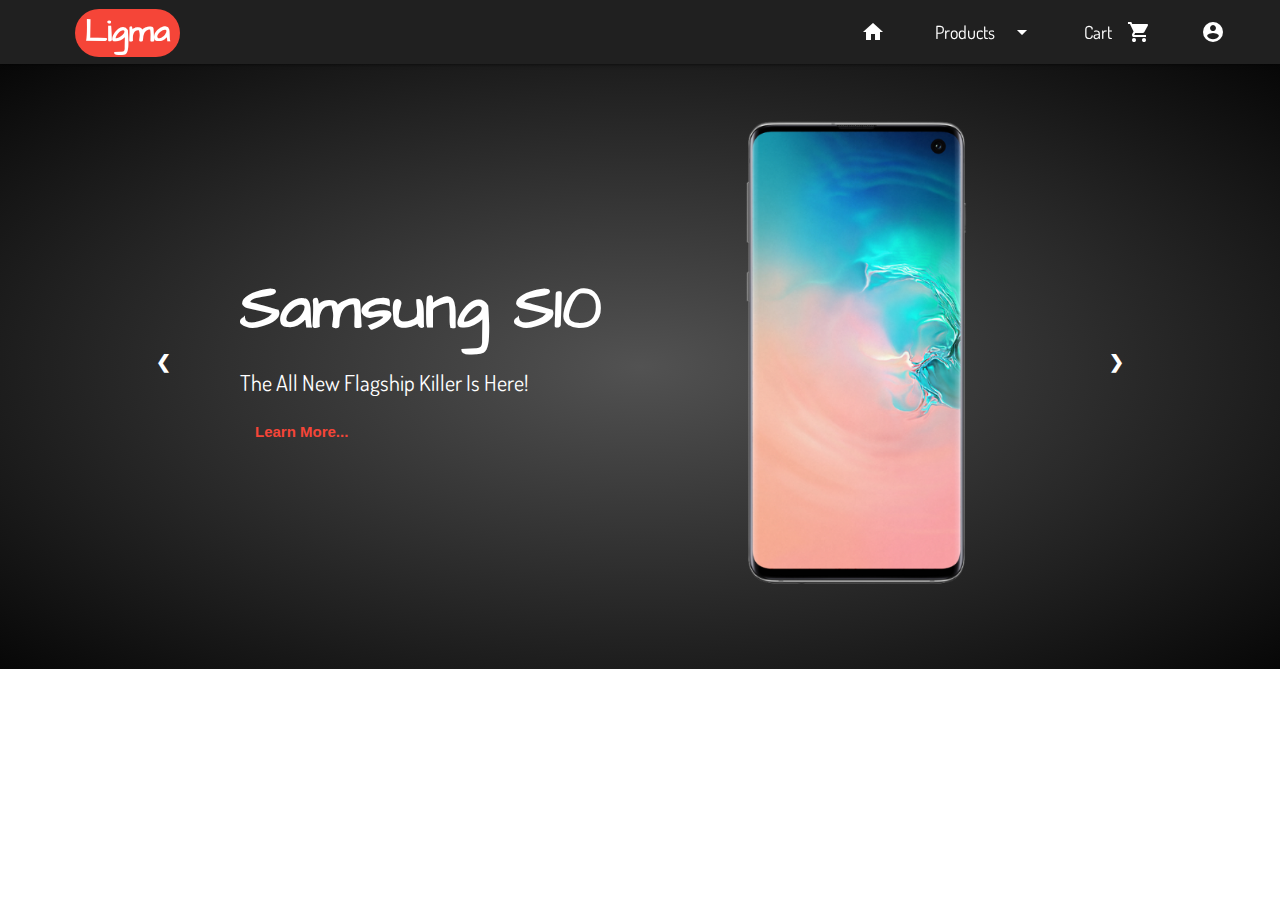
<file: index.html>
<!DOCTYPE html>
<html lang="en">
  <head>
    <link rel="stylesheet" href="Css Js/materialize.css" />
    <link href="https://fonts.googleapis.com/icon?family=Material+Icons" rel="stylesheet" />
    <link rel="stylesheet" href="Css Js/style.css" />
    <title>Document</title>
  </head>
  <body>
    <section class="navbar-fixed">
      <nav>
        <div class="nav-wrapper">
          <a href="#" class="navbar-logo">Ligma</a>
          <ul id="nav-mobile" class="right navbar-items">
            <li>
              <a href="#"><i class="material-icons">home</i></a>
            </li>
            <li>
              <div class="dropdown">
                <a href="#" class="dropbtn"
                  >Products
                  <i class="material-icons right">arrow_drop_down</i>
                </a>
                <div class="dropdown-content">
                  <a href="mobile.html">Smart Phones</a>
                  <a href="laptop.html">Laptops</a>
                  <a href="watch.html">Smart Watches</a>
                </div>
              </div>
            </li>
            <li>
              <a href="cart.html"
                >Cart
                <i class="material-icons right">shopping_cart</i>
              </a>
            </li>
            <li>
              <a href="login.html">
                <i class="material-icons">account_circle</i>
              </a>
            </li>
          </ul>
        </div>
      </nav>
    </section>

    <section class="slider">
      <div class="slideshow-container">
        <div class="mySlides fade">
          <div class="text">
            <h2>Samsung S10</h2>
            <p>The All New Flagship Killer Is Here!</p>
            <a href="mobile.html#s-10">Learn More...</a>
          </div>
          <img src="img/samsung-s10.png" style="width: 100%" />
        </div>

        <div class="mySlides fade">
          <div class="text">
            <h2>One Plus 7</h2>
            <p>The Bugget Flagship is here to crush the competition!</p>
            <a href="">Learn More...</a>
          </div>
          <img src="img/oneplus7.png" style="width: 100%" />
        </div>

        <div class="mySlides fade">
          <div class="text">
            <h2>Mac Book</h2>
            <p>The latest and greatest from apple!</p>
            <a href="">Learn More...</a>
          </div>
          <img src="img/macbookpro-home.png" style="width: 100%" />
        </div>

        <a class="prev" onclick="plusSlides(-1)">&#10094;</a>
        <a class="next" onclick="plusSlides(1)">&#10095;</a>
      </div>
      <br />
    </section>

    <script src="Css Js/script.js"></script>
  </body>
</html>
</file>
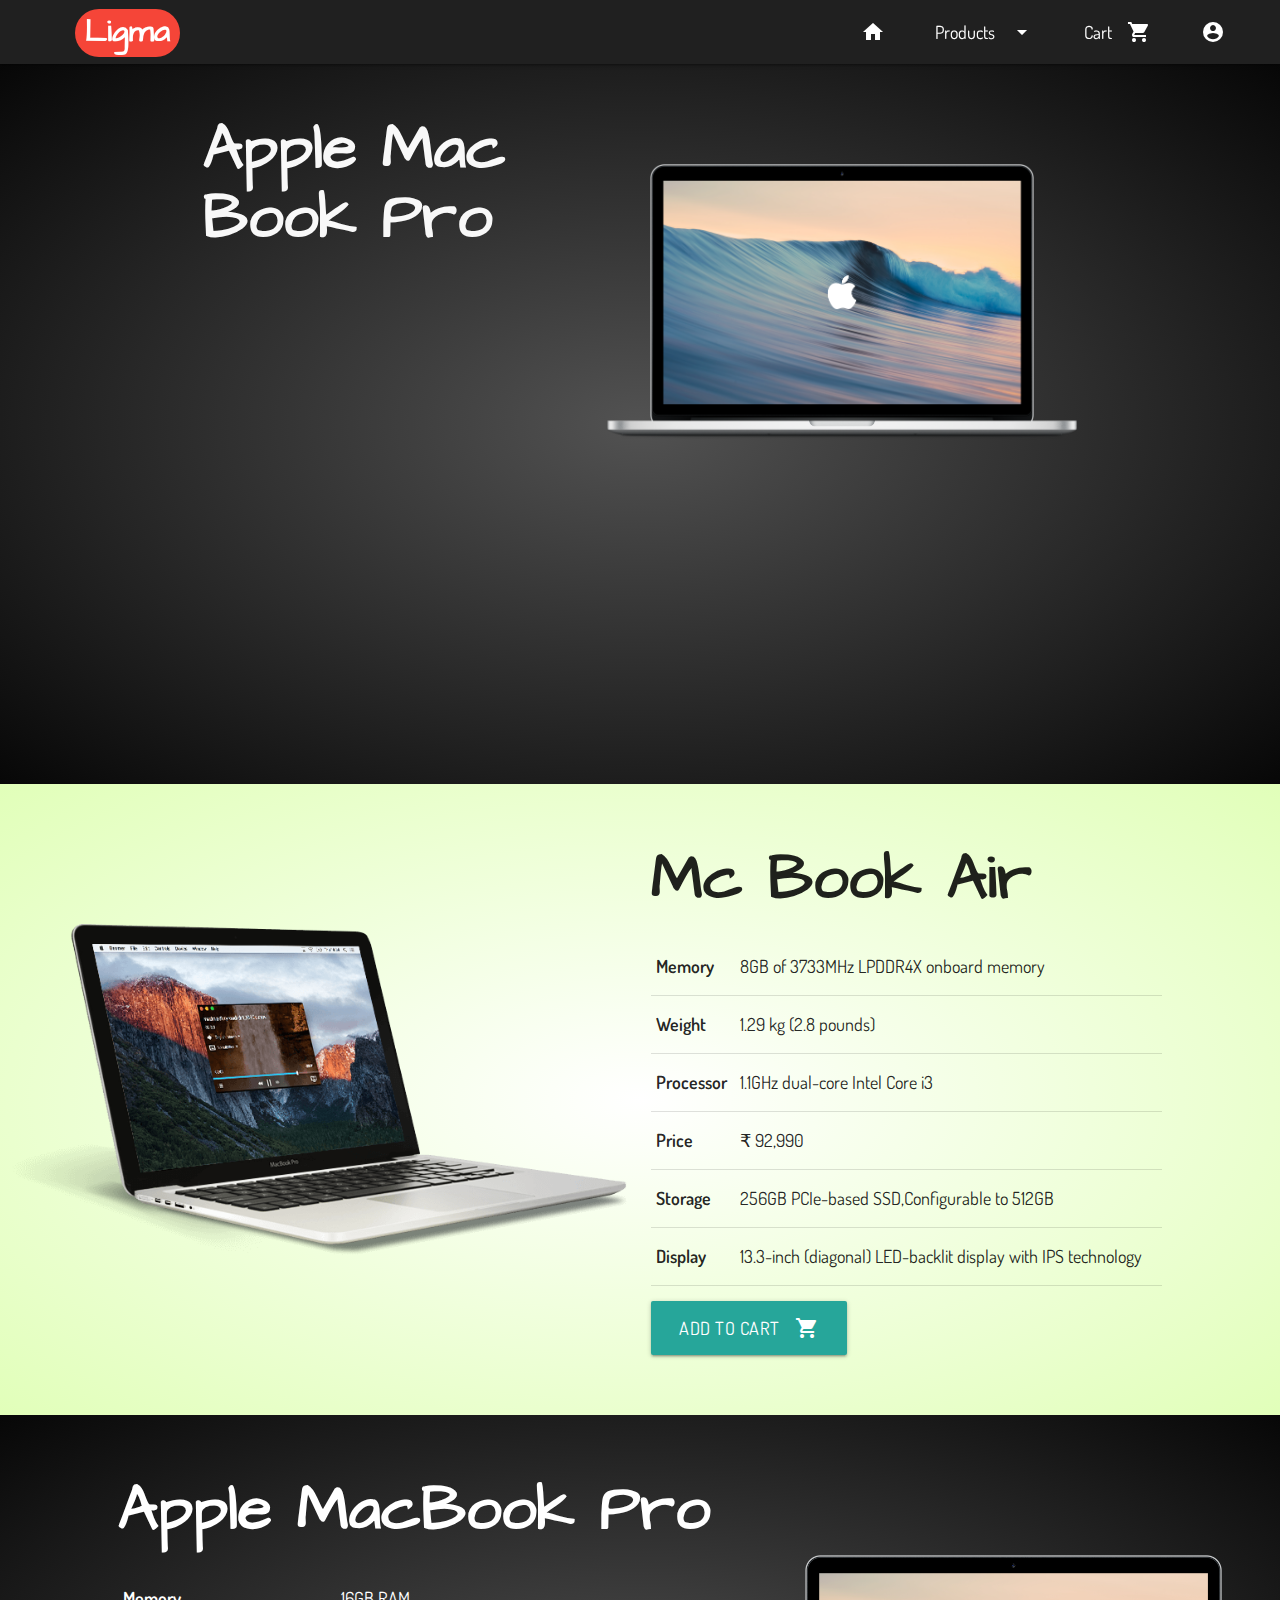
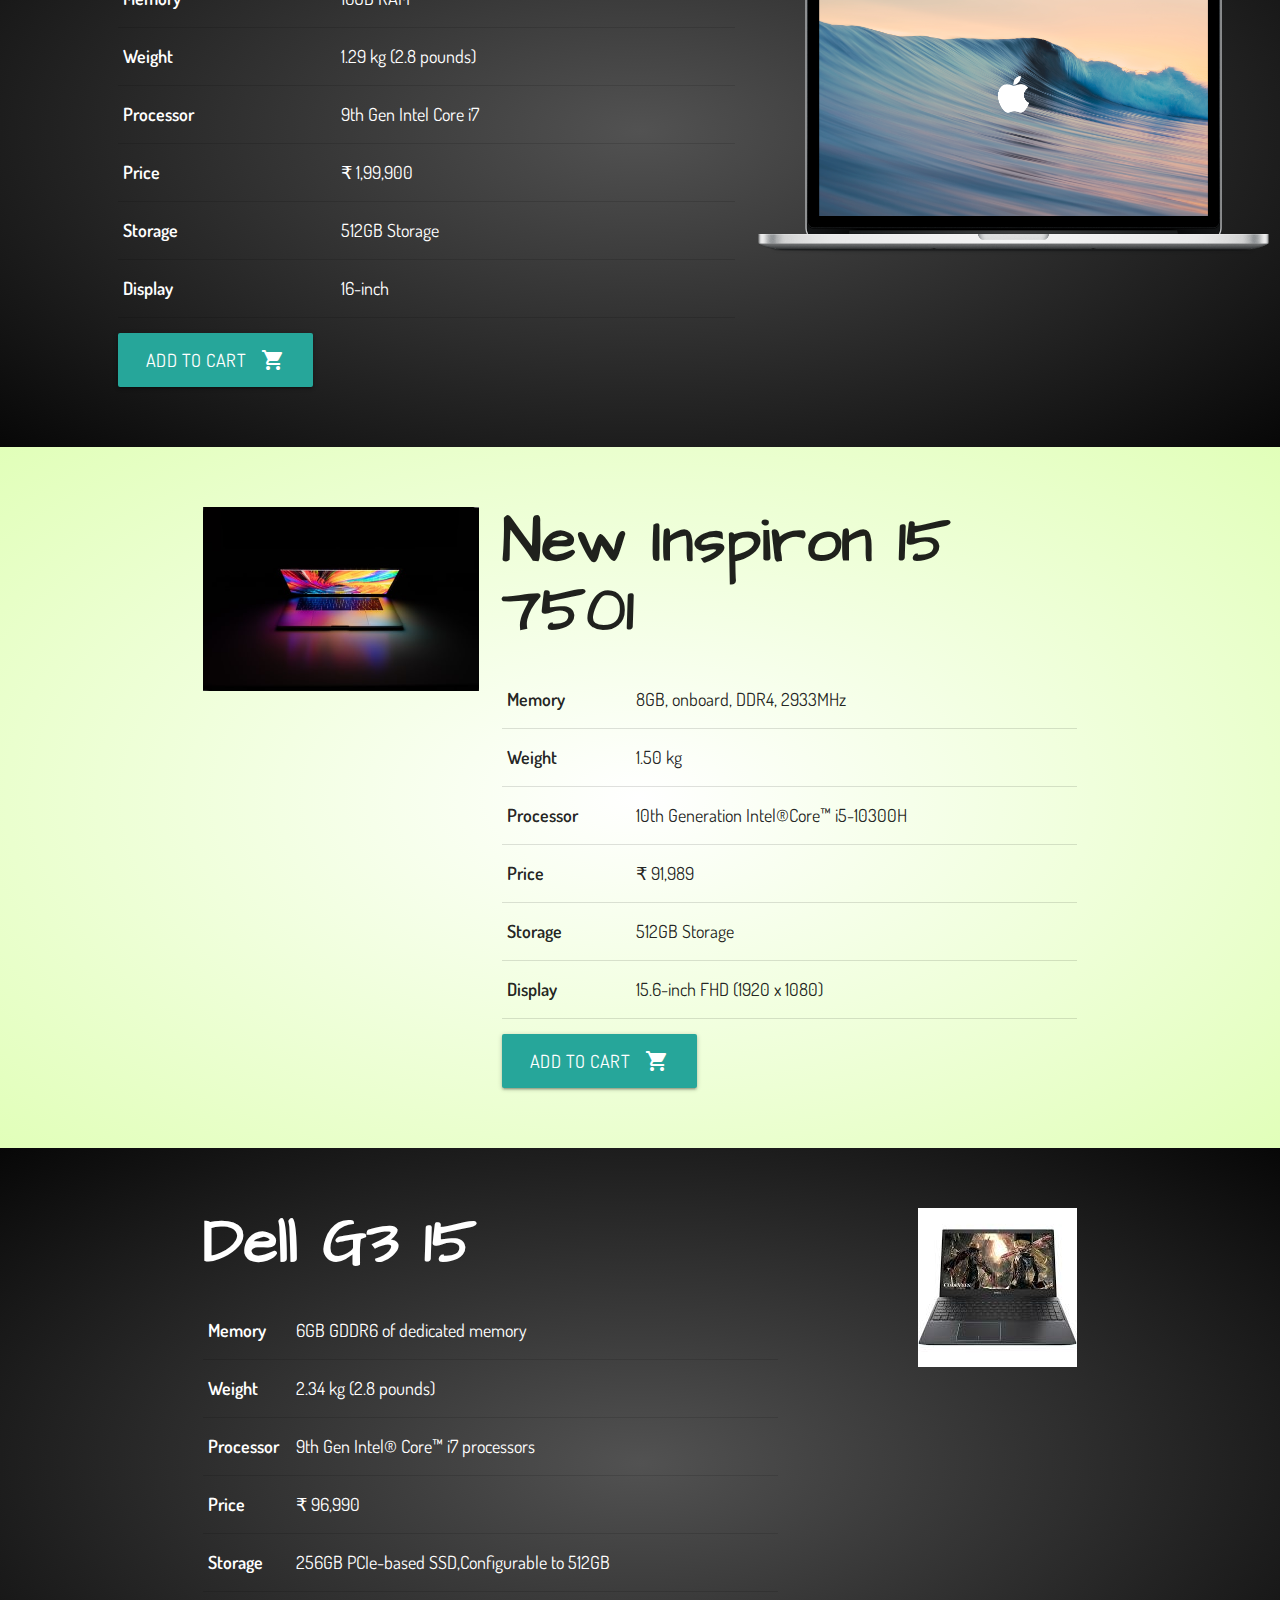
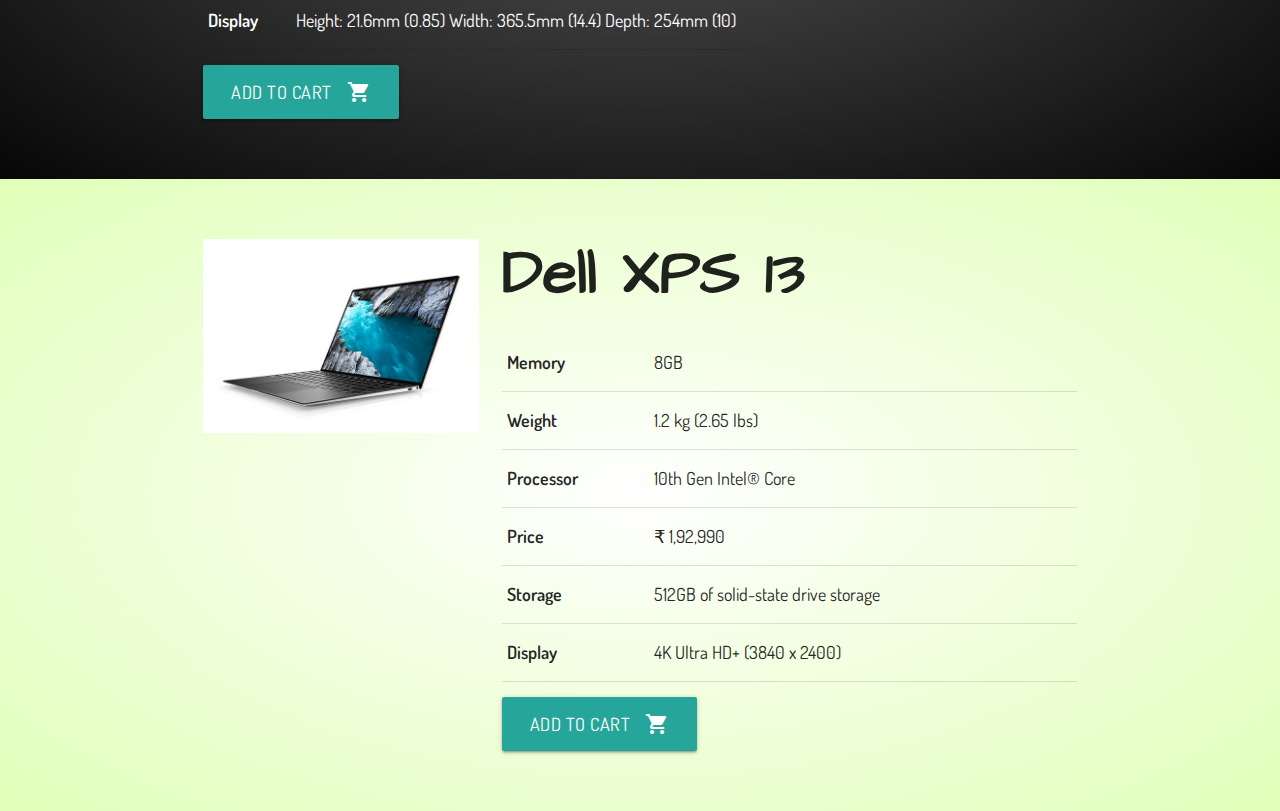
<file: laptop.html>
<!DOCTYPE html>
<html lang="en">
  <head>
    <link href="https://fonts.googleapis.com/icon?family=Material+Icons" rel="stylesheet" />
    <link rel="stylesheet" href="Css Js/materialize.css" />
    <link rel="stylesheet" href="Css Js/style-basic.css" />
    <title>Ligma Store</title>
  </head>
  <body>
    <section class="navbar-fixed">
      <nav>
        <div class="nav-wrapper">
          <a href="index.html" class="navbar-logo">Ligma</a>
          <ul id="nav-mobile" class="right navbar-items">
            <li>
              <a href="#"><i class="material-icons">home</i></a>
            </li>
            <li>
              <div class="dropdown">
                <a href="#" class="dropbtn"
                  >Products
                  <i class="material-icons right">arrow_drop_down</i>
                </a>
                <div class="dropdown-content">
                  <a href="mobile.html">Smart Phones</a>
                  <a href="laptop.html">Laptops</a>
                  <a href="watch.html">Smart Watches</a>
                </div>
              </div>
            </li>
            <li>
              <a href="#"
                >Cart
                <i class="material-icons right">shopping_cart</i>
              </a>
            </li>
            <li>
              <a href="login.html">
                <i class="material-icons">account_circle</i>
              </a>
            </li>
          </ul>
        </div>
      </nav>
    </section>

    <div class="homepage height-80vh">
      <section class="container row">
        <div class="col s12 l5">
          <h1 class="homepage-heading">Apple Mac Book Pro</h1>
        </div>
        <div class="col s12 l7 homepage-img">
          <img src="img/macbookpro.png" class="homepage-smartphone responsive-img" />
        </div>
      </section>
    </div>

    <div class="specs">
      <section id="s-10" class="row">
        <div class="col s12 l6 specs-img-div">
          <img src="img/macbook.png" class="responsive-img specs-img margin-top" />
        </div>
        <div class="specs-table col s12 l5">
          <h1>Mc Book Air</h1>
          <table class="specs-table">
            <tbody>
              <tr>
                <td class="table-main">Memory</td>
                <td>8GB of 3733MHz LPDDR4X onboard memory</td>
              </tr>
              <tr>
                <td class="table-main">Weight</td>
                <td>1.29 kg (2.8 pounds)</td>
              </tr>
              <tr>
                <td class="table-main">Processor</td>
                <td>1.1GHz dual-core Intel Core i3</td>
              </tr>
              <tr>
                <td class="table-main">Price</td>
                <td>₹ 92,990</td>
              </tr>
              <tr>
                <td class="table-main">Storage</td>
                <td>256GB PCIe-based SSD,Configurable to 512GB</td>
              </tr>
              <tr>
                <td class="table-main">Display</td>
                <td>13.3-inch (diagonal) LED-backlit display with IPS technology</td>
              </tr>
            </tbody>
          </table>
          <a href="" class="wave-effect wave-light btn-large cart-btn"> <i class="material-icons right">shopping_cart</i>Add To Cart </a>
        </div>
      </section>
    </div>

    <div class="specs-dark">
      <section id="i-se" class="row">
        <div class="col l1"></div>
        <div class="specs-table-dark col s12 l6">
          <h1>Apple MacBook Pro</h1>
          <table class="specs-table-dark">
            <tbody>
              <tr>
                <td class="table-main-dark">Memory</td>
                <td>16GB RAM</td>
              </tr>
              <tr>
                <td class="table-main-dark">Weight</td>
                <td>1.29 kg (2.8 pounds)</td>
              </tr>
              <tr>
                <td class="table-main-dark">Processor</td>
                <td>9th Gen Intel Core i7</td>
              </tr>
              <tr>
                <td class="table-main-dark">Price</td>
                <td>₹ 1,99,900</td>
              </tr>
              <tr>
                <td class="table-main-dark">Storage</td>
                <td>512GB Storage</td>
              </tr>
              <tr>
                <td class="table-main-dark">Display</td>
                <td>16-inch</td>
              </tr>
            </tbody>
          </table>
          <a href="" class="wave-effect wave-light btn-large cart-btn-dark"> <i class="material-icons right">shopping_cart</i>Add To Cart </a>
        </div>
        <div class="col s12 l5 img-dark">
          <img src="img/macbookpro.png" class="responsive-img specs-img-dar margin-top" />
        </div>
      </section>
    </div>

    <div class="specs">
      <section id="r-8" class="container row">
        <div class="col s12 l4 specs-img-div">
          <img src="img/laptop3.jpg" class="responsive-img specs-img" />
        </div>
        <div class="specs-table col s12 l8">
          <h1>New Inspiron 15 7501</h1>
          <table class="specs-table">
            <tbody>
              <tr>
                <td class="table-main-dark">Memory</td>
                <td>8GB, onboard, DDR4, 2933MHz</td>
              </tr>
              <tr>
                <td class="table-main-dark">Weight</td>
                <td>1.50 kg</td>
              </tr>
              <tr>
                <td class="table-main-dark">Processor</td>
                <td>10th Generation Intel®Core™ i5-10300H</td>
              </tr>
              <tr>
                <td class="table-main-dark">Price</td>
                <td>₹ 91,989</td>
              </tr>
              <tr>
                <td class="table-main-dark">Storage</td>
                <td>512GB Storage</td>
              </tr>
              <tr>
                <td class="table-main-dark">Display</td>
                <td>15.6-inch FHD (1920 x 1080)</td>
              </tr>
            </tbody>
          </table>
          <a href="" class="wave-effect wave-light btn-large cart-btn"> <i class="material-icons right">shopping_cart</i>Add To Cart </a>
        </div>
      </section>
    </div>

    <div class="specs-dark">
      <section id="o-7" class="container row">
        <div class="specs-table-dark col s12 l8">
          <h1>Dell G3 15</h1>
          <table class="specs-table-dark">
            <tbody>
              <tr>
                <td class="table-main-dark">Memory</td>
                <td>6GB GDDR6 of dedicated memory</td>
              </tr>
              <tr>
                <td class="table-main-dark">Weight</td>
                <td>2.34 kg (2.8 pounds)</td>
              </tr>
              <tr>
                <td class="table-main-dark">Processor</td>
                <td>9th Gen Intel® Core™ i7 processors</td>
              </tr>
              <tr>
                <td class="table-main-dark">Price</td>
                <td>₹ 96,990</td>
              </tr>
              <tr>
                <td class="table-main-dark">Storage</td>
                <td>256GB PCIe-based SSD,Configurable to 512GB</td>
              </tr>
              <tr>
                <td class="table-main-dark">Display</td>
                <td>Height: 21.6mm (0.85) Width: 365.5mm (14.4) Depth: 254mm (10)</td>
              </tr>
            </tbody>
          </table>
          <a href="" class="wave-effect wave-light btn-large cart-btn-dark"> <i class="material-icons right">shopping_cart</i>Add To Cart </a>
        </div>
        <div class="col s12 l4 img-dark">
          <img src="img/laptop4.jpg" class="responsive-img specs-img-dark" />
        </div>
      </section>
    </div>
    <div class="specs">
      <section id="s-10" class="container row">
        <div class="col s12 l4 specs-img-div">
          <img src="img/mlaptop.jpg" class="responsive-img specs-img" />
        </div>
        <div class="specs-table col s12 l8">
          <h1 id="mlap">Dell XPS 13</h1>
          <table class="specs-table">
            <tbody>
              <tr>
                <td class="table-main">Memory</td>
                <td>8GB</td>
              </tr>
              <tr>
                <td class="table-main">Weight</td>
                <td>1.2 kg (2.65 lbs)</td>
              </tr>
              <tr>
                <td class="table-main">Processor</td>
                <td>10th Gen Intel® Core</td>
              </tr>
              <tr>
                <td class="table-main">Price</td>
                <td>₹ 1,92,990</td>
              </tr>
              <tr>
                <td class="table-main">Storage</td>
                <td>512GB of solid-state drive storage</td>
              </tr>
              <tr>
                <td class="table-main">Display</td>
                <td>4K Ultra HD+ (3840 x 2400)</td>
              </tr>
            </tbody>
          </table>
          <a href="" class="wave-effect wave-light btn-large cart-btn"> <i class="material-icons right">shopping_cart</i>Add To Cart </a>
        </div>
      </section>
    </div>
  </body>
</html>
</file>
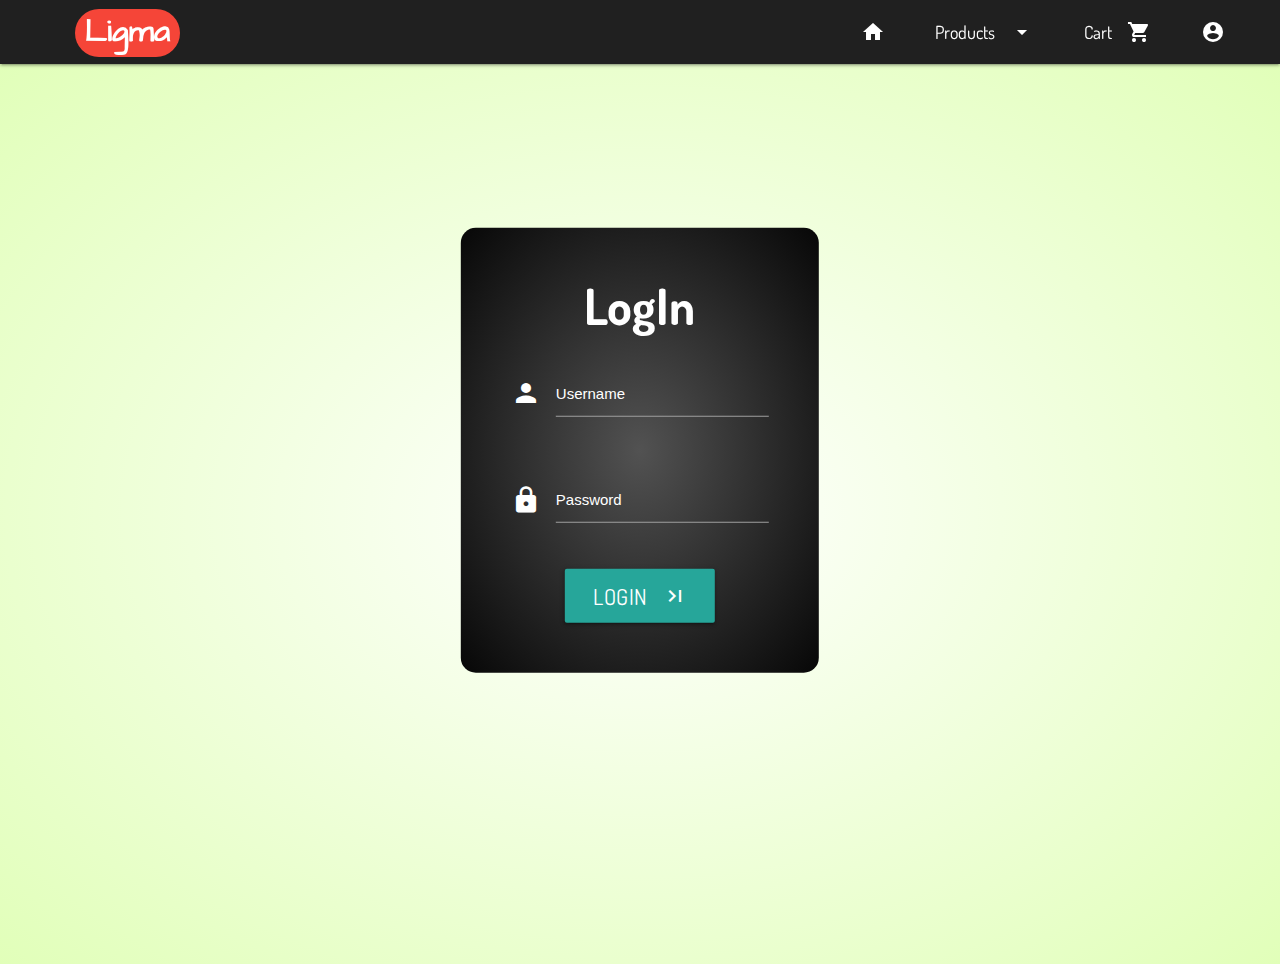
<file: login.html>
<!DOCTYPE html>
<html lang="en">
  <head>
    <link rel="stylesheet" href="Css Js/materialize.css" />
    <link rel="stylesheet" href="Css Js/style.css" />
    <link rel="stylesheet" href="Css Js/style-login.css" />
    <link href="https://fonts.googleapis.com/icon?family=Material+Icons" rel="stylesheet" />
    <title>Ligma Store</title>
  </head>
  <body>
    <section class="navbar-fixed">
      <nav>
        <div class="nav-wrapper">
          <a href="index.html" class="navbar-logo">Ligma</a>
          <ul id="nav-mobile" class="right navbar-items">
            <li>
              <a href="#"><i class="material-icons">home</i></a>
            </li>
            <li>
              <div class="dropdown">
                <a href="#" class="dropbtn"
                  >Products
                  <i class="material-icons right">arrow_drop_down</i>
                </a>
                <div class="dropdown-content">
                  <a href="mobile.html">Smart Phones</a>
                  <a href="laptop.html">Laptops</a>
                  <a href="watch.html">Smart Watches</a>
                </div>
              </div>
            </li>
            <li>
              <a href="#"
                >Cart
                <i class="material-icons right">shopping_cart</i>
              </a>
            </li>
            <li>
              <a href="#">
                <i class="material-icons">account_circle</i>
              </a>
            </li>
          </ul>
        </div>
      </nav>
    </section>

    <section class="loginHome">
      <div class="login row">
        <h1>LogIn</h1>
        <br />
        <form class="col s12">
          <div class="input-field row">
            <i class="material-icons prefix">person</i>
            <input id="username" type="text" class="validate" />
            <label for="username">Username</label>
          </div>
          <br />
          <div class="input-field row">
            <i class="material-icons prefix">lock</i>
            <input id="password" type="password" class="validate" />
            <label for="password">Password</label>
          </div>
          <br />
          <div class="login-btn">
            <a class="waves-effect waves-light btn-large"><i class="material-icons right">last_page</i>LOGIN</a>
          </div>
        </form>
      </div>
    </section>

    <script src="https://cdnjs.cloudflare.com/ajax/libs/materialize/1.0.0/js/materialize.min.js"></script>
  </body>
</html>
</file>
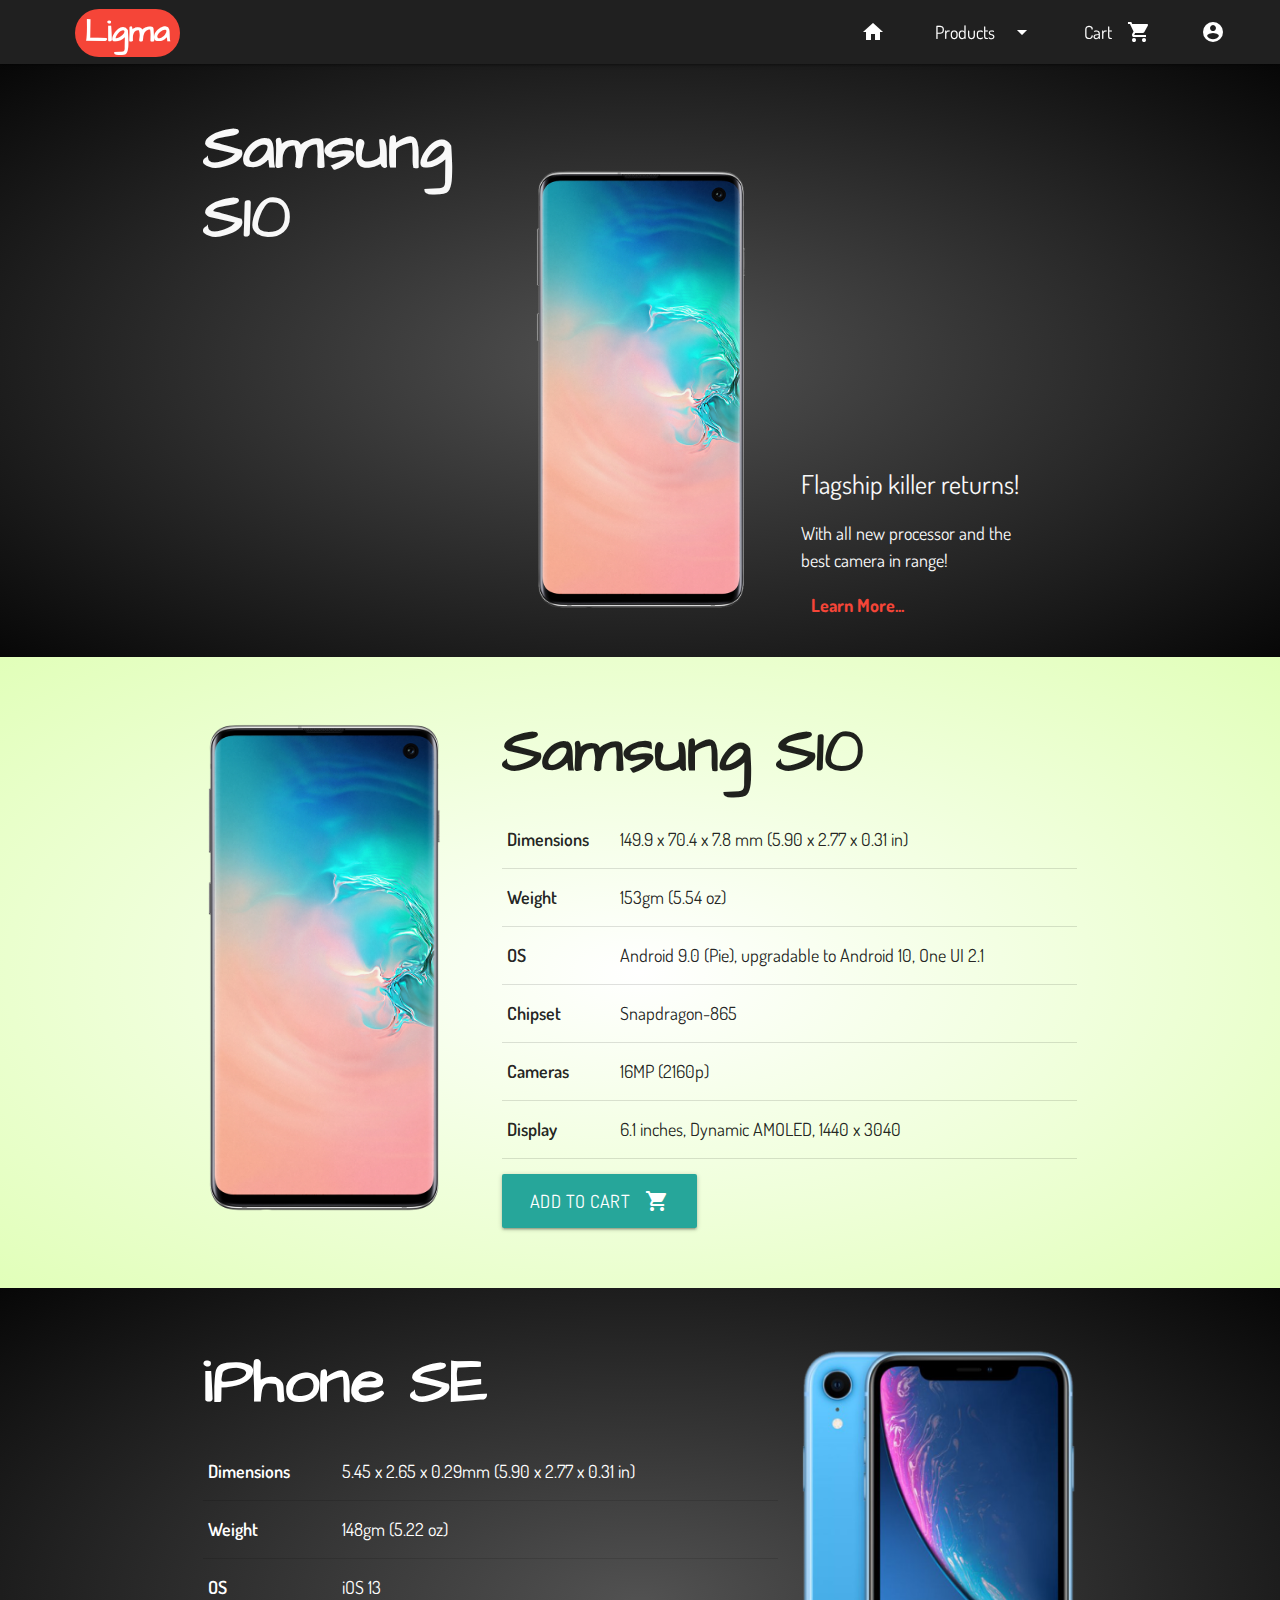
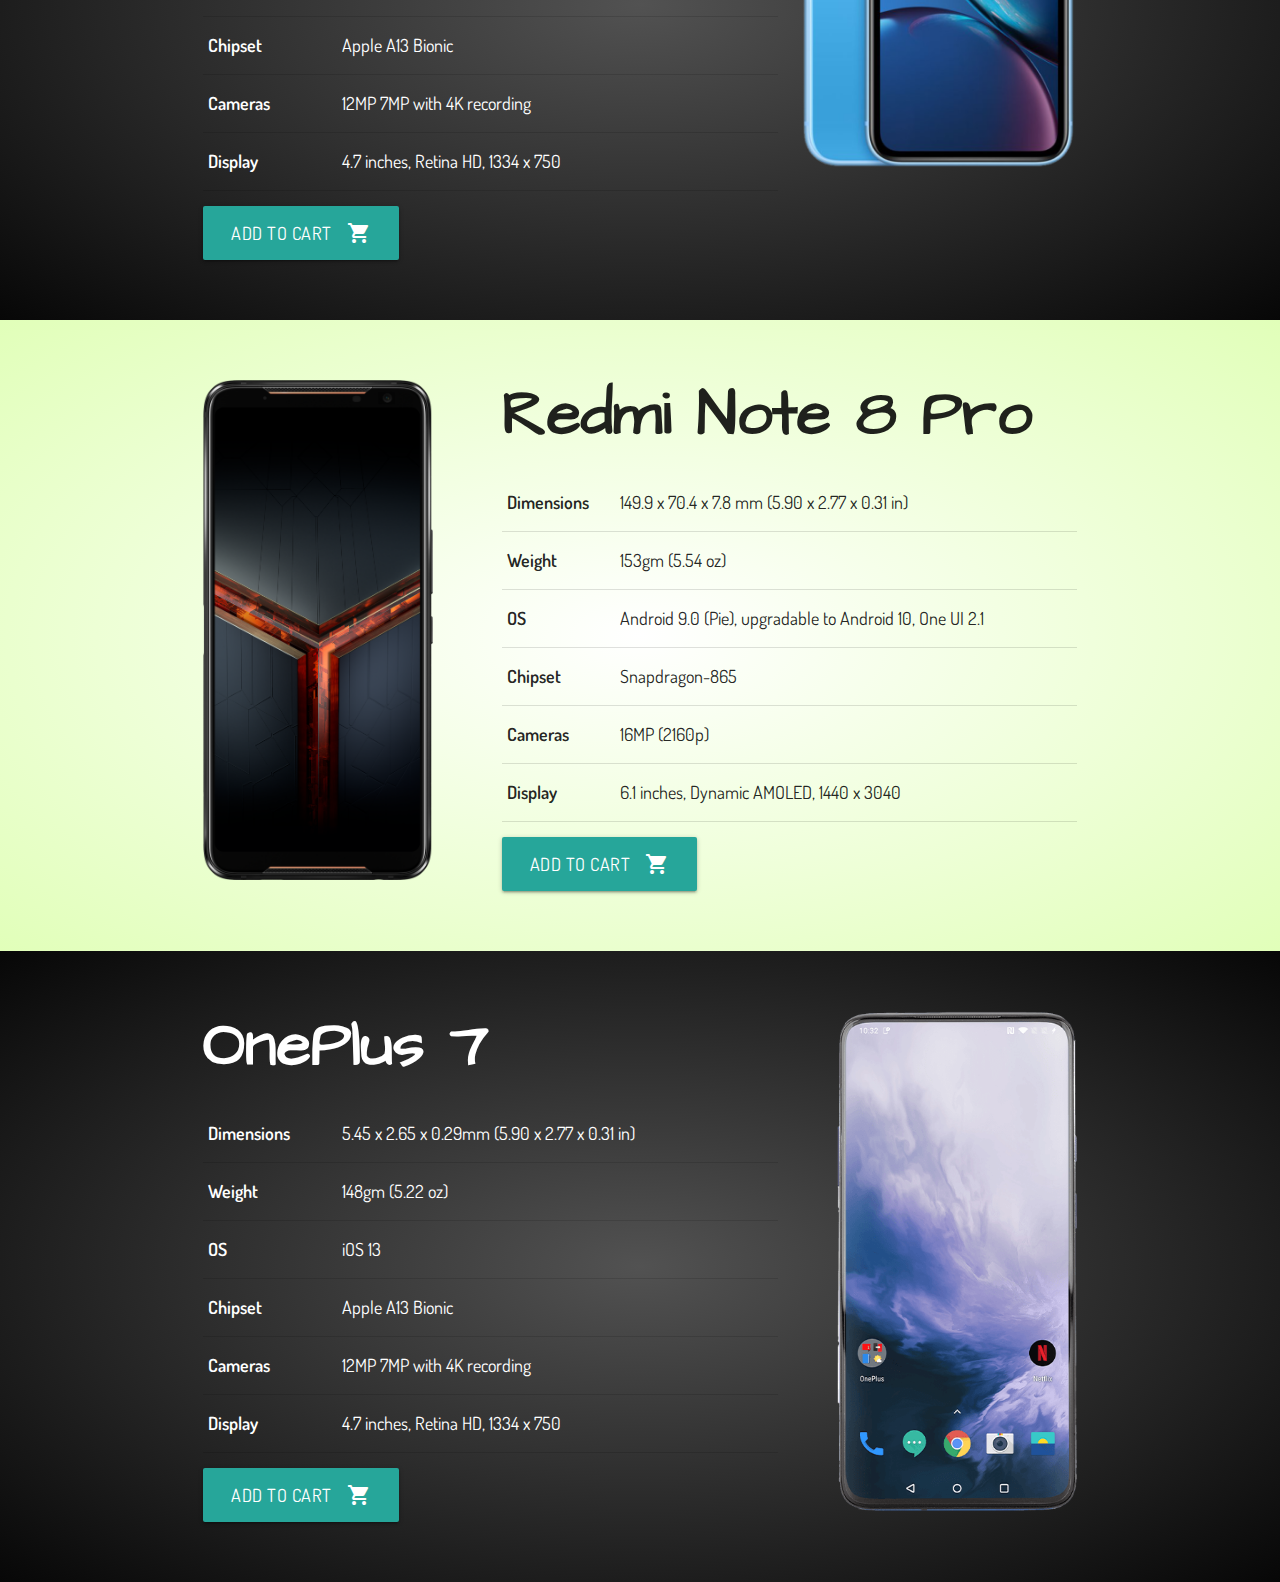
<file: mobile.html>
<!DOCTYPE html>
<html lang="en">
<head>
    <link href="https://fonts.googleapis.com/icon?family=Material+Icons" rel="stylesheet">
    <link rel="stylesheet" href="Css Js/materialize.css">
    <link rel="stylesheet" href="Css Js/style-basic.css">
    <title>Ligma Store</title>
</head>
<body>
    <section class="navbar-fixed">
        <nav>
          <div class="nav-wrapper">
            <a href="index.html" class="navbar-logo">Ligma</a>
            <ul id="nav-mobile" class="right navbar-items">
              <li>
                <a href="#"><i class="material-icons">home</i></a>
              </li>
              <li>
                <div class="dropdown">
                  <a href="#" class="dropbtn"
                    >Products
                    <i class="material-icons right">arrow_drop_down</i>
                  </a>
                  <div class="dropdown-content">
                    <a href="mobile.html">Smart Phones</a>
                    <a href="laptop.html">Laptops</a>
                    <a href="watch.html">Smart Watches</a>
                  </div>
                </div>
              </li>
              <li>
                <a href="#"
                  >Cart
                  <i class="material-icons right">shopping_cart</i>
                </a>
              </li>
              <li>
                <a href="login.html">
                  <i class="material-icons">account_circle</i>
                </a>
              </li>
            </ul>
          </div>
        </nav>
      </section>

    <div class="homepage">
        <section class="container row">
            <div class="col s12 l4">
                <h1 class="homepage-heading">Samsung S10</h1>
            </div>
            <div class="col s12 l4 homepage-img">
                <img src="img/samsung s10.png" class="homepage-smartphone responsive-img">
            </div>
            <div class="col s12 l4">
                <div class="homepage-des">
                <h2>Flagship killer returns!</h2>
                <p>With all new processor and the <br> best camera in range!</p>
                <p class="learn-more"><a href="#s-10">Learn More...</i></a></p>
            </div>
        </section> 
    </div>

    <div class="specs">
        <section id="s-10" class="container row">
            <div class="col s12 l4 specs-img-div">
                <img src="img/samsung s10.png" class="responsive-img specs-img">
            </div>
            <div class="specs-table col s12 l8">
                <h1>Samsung S10</h1>
                <table class="specs-table">
                    <tbody>
                        <tr>
                            <td class="table-main">Dimensions</td>
                            <td>149.9 x 70.4 x 7.8 mm (5.90 x 2.77 x 0.31 in)</td>
                        </tr>
                        <tr>
                            <td class="table-main">Weight</td>
                            <td>153gm (5.54 oz)</td>
                        </tr>
                        <tr>
                            <td class="table-main">OS</td>
                            <td>Android 9.0 (Pie), upgradable to Android 10, One UI 2.1</td>
                        </tr>
                        <tr>
                            <td class="table-main">Chipset</td>
                            <td>Snapdragon-865</td>
                        </tr>
                        <tr>
                            <td class="table-main">Cameras</td>
                            <td>16MP (2160p)</td>
                        </tr>
                        <tr>
                            <td class="table-main">Display</td>
                            <td>6.1 inches, Dynamic AMOLED, 1440 x 3040</td>
                        </tr>
                    </tbody>
                </table>
                <a href="" class="wave-effect wave-light btn-large cart-btn">
                    <i class="material-icons right">shopping_cart</i>Add To Cart
                </a>
            </div> 
        </section>
    </div>

    <div class="specs-dark">
        <section id="i-se" class="container row">
            <div class="specs-table-dark col s12 l8">
                <h1>iPhone SE</h1>
                <table class="specs-table-dark">
                    <tbody>
                        <tr>
                            <td class="table-main-dark">Dimensions</td>
                            <td>5.45 x 2.65 x 0.29mm (5.90 x 2.77 x 0.31 in)</td>
                        </tr>
                        <tr>
                            <td class="table-main-dark">Weight</td>
                            <td>148gm (5.22 oz)</td>
                        </tr>
                        <tr>
                            <td class="table-main-dark">OS</td>
                            <td>iOS 13</td>
                        </tr>
                        <tr>
                            <td class="table-main-dark">Chipset</td>
                            <td>Apple A13 Bionic</td>
                        </tr>
                        <tr>
                            <td class="table-main-dark">Cameras</td>
                            <td>12MP 7MP with 4K recording</td>
                        </tr>
                        <tr>
                            <td class="table-main-dark">Display</td>
                            <td>4.7 inches, Retina HD, 1334 x 750</td>
                        </tr>
                    </tbody>
                </table>
                <a href="" class="wave-effect wave-light btn-large cart-btn-dark">
                    <i class="material-icons right">shopping_cart</i>Add To Cart
                </a>
            </div>
            <div class="col s12 l4 img-dark">
                <img src="img/iphone se.png" class="responsive-img specs-img-dark">
            </div>
        </section>
    </div>

    <div class="specs">
        <section id="r-8" class="container row">
            <div class="col s12 l4 specs-img-div">
                <img src="img/rog 2.png" class="responsive-img specs-img">
            </div>
            <div class="specs-table col s12 l8">
                <h1>Redmi Note 8 Pro</h1>
                <table class="specs-table">
                    <tbody>
                        <tr>
                            <td class="table-main">Dimensions</td>
                            <td>149.9 x 70.4 x 7.8 mm (5.90 x 2.77 x 0.31 in)</td>
                        </tr>
                        <tr>
                            <td class="table-main">Weight</td>
                            <td>153gm (5.54 oz)</td>
                        </tr>
                        <tr>
                            <td class="table-main">OS</td>
                            <td>Android 9.0 (Pie), upgradable to Android 10, One UI 2.1</td>
                        </tr>
                        <tr>
                            <td class="table-main">Chipset</td>
                            <td>Snapdragon-865</td>
                        </tr>
                        <tr>
                            <td class="table-main">Cameras</td>
                            <td>16MP (2160p)</td>
                        </tr>
                        <tr>
                            <td class="table-main">Display</td>
                            <td>6.1 inches, Dynamic AMOLED, 1440 x 3040</td>
                        </tr>
                    </tbody>
                </table>
                <a href="" class="wave-effect wave-light btn-large cart-btn">
                    <i class="material-icons right">shopping_cart</i>Add To Cart
                </a>
            </div> 
        </section>
    </div>

    <div class="specs-dark">
        <section id="o-7" class="container row">
            <div class="specs-table-dark col s12 l8">
                <h1>OnePlus 7</h1>
                <table class="specs-table-dark">
                    <tbody>
                        <tr>
                            <td class="table-main-dark">Dimensions</td>
                            <td>5.45 x 2.65 x 0.29mm (5.90 x 2.77 x 0.31 in)</td>
                        </tr>
                        <tr>
                            <td class="table-main-dark">Weight</td>
                            <td>148gm (5.22 oz)</td>
                        </tr>
                        <tr>
                            <td class="table-main-dark">OS</td>
                            <td>iOS 13</td>
                        </tr>
                        <tr>
                            <td class="table-main-dark">Chipset</td>
                            <td>Apple A13 Bionic</td>
                        </tr>
                        <tr>
                            <td class="table-main-dark">Cameras</td>
                            <td>12MP 7MP with 4K recording</td>
                        </tr>
                        <tr>
                            <td class="table-main-dark">Display</td>
                            <td>4.7 inches, Retina HD, 1334 x 750</td>
                        </tr>
                    </tbody>
                </table>
                <a href="" class="wave-effect wave-light btn-large cart-btn-dark">
                    <i class="material-icons right">shopping_cart</i>Add To Cart
                </a>
            </div>
            <div class="col s12 l4 img-dark">
                <img src="img/one plus 7.png" class="responsive-img specs-img-dark">
            </div>
        </section>
    </div>
</body>
</html>
</file>
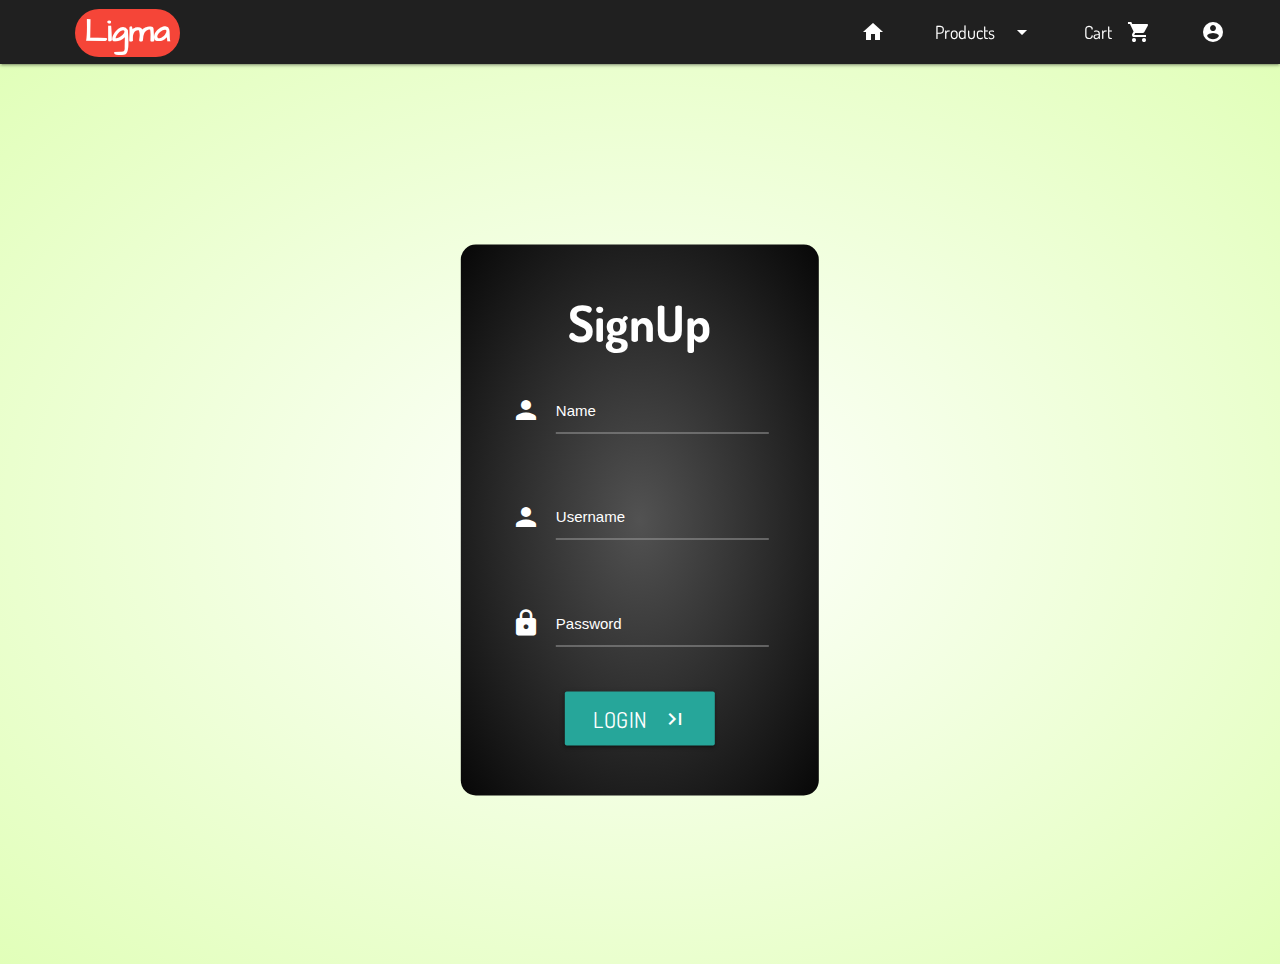
<file: signin.html>
<!DOCTYPE html>
<html lang="en">
  <head>
    <link rel="stylesheet" href="Css Js/materialize.css" />
    <link rel="stylesheet" href="Css Js/style.css" />
    <link rel="stylesheet" href="Css Js/style-login.css" />
    <link rel="stylesheet" href="Css Js/style-signup.css" />
    <link href="https://fonts.googleapis.com/icon?family=Material+Icons" rel="stylesheet" />
    <title>Ligma Store</title>
  </head>
  <body>
    <section class="navbar-fixed">
      <nav>
        <div class="nav-wrapper">
          <a href="index.html" class="navbar-logo">Ligma</a>
          <ul id="nav-mobile" class="right navbar-items">
            <li>
              <a href="index.html"><i class="material-icons">home</i></a>
            </li>
            <li>
              <div class="dropdown">
                <a href="#" class="dropbtn"
                  >Products
                  <i class="material-icons right">arrow_drop_down</i>
                </a>
                <div class="dropdown-content">
                  <a href="mobile.html">Smart Phones</a>
                  <a href="laptop.html">Laptops</a>
                  <a href="watch.html">Smart Watches</a>
                </div>
              </div>
            </li>
            <li>
              <a href="#"
                >Cart
                <i class="material-icons right">shopping_cart</i>
              </a>
            </li>
            <li>
              <a href="#">
                <i class="material-icons">account_circle</i>
              </a>
            </li>
          </ul>
        </div>
      </nav>
    </section>

    <section class="loginHome">
      <div class="login row">
        <h1>SignUp</h1>
        <br />
        <form class="col s12">
          <div class="input-field row">
            <i class="material-icons prefix">person</i>
            <input id="name" type="text" class="validate" />
            <label for="name">Name</label>
          </div>
          <br />
          <div class="input-field row">
            <i class="material-icons prefix">person</i>
            <input id="username" type="text" class="validate" />
            <label for="username">Username</label>
          </div>
          <br />
          <div class="input-field row">
            <i class="material-icons prefix">lock</i>
            <input id="password" type="password" class="validate" />
            <label for="password">Password</label>
          </div>
          <br />
          <div class="login-btn">
            <a class="waves-effect waves-light btn-large"><i class="material-icons right">last_page</i>LOGIN</a>
          </div>
        </form>
      </div>
    </section>

    <script src="https://cdnjs.cloudflare.com/ajax/libs/materialize/1.0.0/js/materialize.min.js"></script>
  </body>
</html>
</file>
<file: Css Js/style.css>
@import url("https://fonts.googleapis.com/css2?family=Architects+Daughter&family=Dosis:wght@500&display=swap");
.navbar-logo {
  font-family: "Architects Daughter", cursive;
  font-weight: bold;
  font-size: 32px;
  margin-left: 5rem;
  padding: 0px 10px 3px 10px;
  background-color: #f54538;
  border-radius: 2rem;
}

.navbar-items {
  margin-right: 2rem;
  font-size: 28px;
  font-family: "Dosis", sans-serif;
}

.navbar-items li a {
  padding: 0px 25px;
  -webkit-transition: 0.3s ease;
  transition: 0.3s ease;
}

.navbar-items li a:hover {
  background-color: #f54538;
  border-radius: 2rem;
}

.dropbtn {
  color: white;
  background-color: #202020;
  font-size: 18px;
  border: none;
  font-family: "Dosis", sans-serif;
  padding-right: 25px;
}

.dropdown {
  position: relative;
}

.dropdown a:hover {
  background-color: #f54538;
  border-radius: 2rem;
}

.dropdown-content {
  font-size: 20px;
  position: inherit;
  min-width: 130px;
  -webkit-box-shadow: 0px 8px 16px 0px rgba(0, 0, 0, 0.2);
          box-shadow: 0px 8px 16px 0px rgba(0, 0, 0, 0.2);
  z-index: 1;
  opacity: 20;
}

.dropdown-content a {
  color: white;
  background-color: #202020;
  padding: 5px 0px;
  text-decoration: none;
}

.dropdown-content:hover {
  background-color: #f54538;
}

.dropdown:hover .dropdown-content {
  display: block;
}

* {
  -webkit-box-sizing: border-box;
          box-sizing: border-box;
}

.slideshow-container {
  max-width: 1000px;
  position: relative;
  margin: auto;
  padding: 50px 0px;
}

.text {
  position: absolute;
  top: 30%;
  left: 10%;
}

.text h2 {
  color: white;
  font-family: "Architects Daughter", cursive;
  font-size: 4.2rem;
  font-weight: bold;
}

.text p {
  font-family: "Dosis", sans-serif;
  color: white;
  font-size: 22px;
}

.text a {
  font-weight: bold;
  padding: 7px 15px;
  margin-right: 110px;
  color: #f54538;
  -webkit-transition: 0.8s ease;
  transition: 0.8s ease;
}

.text a:hover {
  background-color: #f54538;
  border-radius: 2rem;
  color: white;
}

.slider {
  background: radial-gradient(#525252, #070707);
  height: auto;
}

.mySlides {
  display: none;
}

.prev,
.next {
  cursor: pointer;
  position: absolute;
  top: 50%;
  width: auto;
  margin-top: -22px;
  padding: 16px;
  color: white;
  font-weight: bold;
  font-size: 18px;
  -webkit-transition: 0.5s ease;
  transition: 0.5s ease;
  border-radius: 0 3px 3px 0;
  -webkit-user-select: none;
     -moz-user-select: none;
      -ms-user-select: none;
          user-select: none;
}

.next {
  right: 0;
  border-radius: 3px 0 0 3px;
}

.prev:hover,
.next:hover {
  background-color: #f54538;
  border-radius: 1rem;
}

.fade {
  -webkit-animation-name: fade;
          animation-name: fade;
  -webkit-animation-duration: 1.5s;
          animation-duration: 1.5s;
}

@-webkit-keyframes fade {
  from {
    opacity: 0.4;
  }
  to {
    opacity: 1;
  }
}

@keyframes fade {
  from {
    opacity: 0.4;
  }
  to {
    opacity: 1;
  }
}
/*# sourceMappingURL=style.css.map */
</file>
<file: Css Js/style-basic.css>
@import url('https://fonts.googleapis.com/css2?family=Architects+Daughter&family=Dosis:wght@500&display=swap');
@import url(https://fonts.googleapis.com/css?family=Montserrat);
body {
  position: relative;
  width: 100%;
  height: 100vh;
  font-family: Montserrat;
}

.wrap {
  position: absolute;
  top: 50%;
  left: 50%;
  -webkit-transform: translate(-50%, -50%);
  transform: translate(-50%, -50%);
}

.text {
  color: #fbae17;
  display: inline-block;
  margin-left: 5px;
}

.bounceball {
  position: relative;
  display: inline-block;
  height: 37px;
  width: 15px;
}

.bounceball:before {
  position: absolute;
  content: '';
  display: block;
  top: 0;
  width: 15px;
  height: 15px;
  border-radius: 50%;
  background-color: #fbae17;
  -webkit-transform-origin: 50%;
  transform-origin: 50%;
  -webkit-animation: bounce 500ms alternate infinite ease;
  animation: bounce 500ms alternate infinite ease;
}

@-webkit-keyframes bounce {
  0% {
    top: 30px;
    height: 5px;
    border-radius: 60px 60px 20px 20px;
    -webkit-transform: scaleX(2);
    transform: scaleX(2);
  }
  35% {
    height: 15px;
    border-radius: 50%;
    -webkit-transform: scaleX(1);
    transform: scaleX(1);
  }
  100% {
    top: 0;
  }
}

@keyframes bounce {
  0% {
    top: 30px;
    height: 5px;
    border-radius: 60px 60px 20px 20px;
    -webkit-transform: scaleX(2);
    transform: scaleX(2);
  }
  35% {
    height: 15px;
    border-radius: 50%;
    -webkit-transform: scaleX(1);
    transform: scaleX(1);
  }
  100% {
    top: 0;
  }
}

.navbar-logo {
  font-family: 'Architects Daughter', cursive;
  font-weight: bold;
  font-size: 32px;
  margin-left: 5rem;
  padding: 0px 10px 3px 10px;
  background-color: #f54538;
  border-radius: 2rem;
}

.navbar-items {
  margin-right: 2rem;
  font-size: 28px;
  font-family: 'Dosis', sans-serif;
}

.navbar-items li a {
  padding: 0px 25px;
}

.navbar-items li a:hover {
  background-color: #f54538;
  border-radius: 2rem;
}

.dropbtn {
  color: white;
  background-color: #202020;
  font-size: 18px;
  border: none;
  font-family: 'Dosis', sans-serif;
  padding-right: 25px;
}

.dropdown {
  position: relative;
}

.dropdown a:hover {
  background-color: #f54538;
  border-radius: 2rem;
}

.dropdown-content {
  font-size: 20px;
  position: inherit;
  min-width: 130px;
  -webkit-box-shadow: 0px 8px 16px 0px rgba(0, 0, 0, 0.2);
  box-shadow: 0px 8px 16px 0px rgba(0, 0, 0, 0.2);
  z-index: 1;
  opacity: 20;
}

.dropdown-content a {
  color: white;
  background-color: #202020;
  padding: 5px 0px;
  text-decoration: none;
}

.dropdown-content:hover {
  background-color: #f54538;
}

.dropdown:hover .dropdown-content {
  display: block;
}

* {
  -webkit-box-sizing: border-box;
  box-sizing: border-box;
}

.homepage {
  display: -webkit-box;
  display: -ms-flexbox;
  display: flex;
  color: #f8f8f8;
  background: radial-gradient(#525252, #070707);
}

.homepage-smartphone {
  max-height: 550px;
  padding: 100px 0px 0px 30px;
}

.homepage-heading {
  font-family: 'Architects Daughter', cursive;
  font-weight: bold;
  margin: 50px 0px;
}

.homepage-des {
  font-family: 'Dosis', sans-serif;
  font-size: 18px;
  padding: 370px 0px 0px 0px;
}

.homepage-des a {
  font-weight: bold;
  padding: 2px 10px;
  margin-right: 110px;
  color: #f54538;
}

.homepage-des a:hover {
  background-color: #f54538;
  border-radius: 2rem;
  color: white;
}

.homepage-des h2 {
  font-family: 'Dosis', sans-serif;
  font-size: 26px;
}

@media screen and (max-width: 1080px) {
  .homepage-des,
  .homepage-heading,
  .homepage-smartphone,
  .homepage-img {
    padding: 0px;
    text-align: center;
  }
  .homepage-des a,
  .homepage-heading a,
  .homepage-smartphone a,
  .homepage-img a {
    margin: 0px;
  }
}

.margin-top {
  margin-top: 80px;
}

.height-80vh {
  height: 80vh;
}

.specs-img {
  max-height: 500px;
}

table {
  width: 100%;
}

table tr {
  font-family: 'Dosis', sans-serif;
  font-size: 18px;
}

table tr:hover {
  background-color: #f54538;
  color: white;
}

.specs {
  background: radial-gradient(#ffffff, #e1ffb9);
  padding: 60px 0px 40px 0px;
}

.specs h1 {
  font-family: 'Architects Daughter', cursive;
  font-weight: bold;
  margin-top: 0px;
}

.specs a {
  margin: 15px 0px 0px 0px;
}

.specs a:hover {
  background-color: #f54538;
}

.table-main {
  font-weight: 600;
}

.cart-btn {
  font-family: 'Dosis', sans-serif;
  font-size: 18px;
}

@media screen and (max-width: 768px) {
  .specs-img-div {
    text-align: center;
  }
  .specs-table h1 {
    text-align: center;
  }
}

.specs-img-dark {
  max-height: 500px;
  float: right;
}

table {
  width: 100%;
}

table tr {
  font-family: 'Dosis', sans-serif;
  font-size: 18px;
}

table tr:hover {
  background-color: #f54538;
  color: white;
}

.specs-dark {
  background: radial-gradient(#525252, #070707);
  padding: 60px 0px 40px 0px;
}

.specs-dark h1 {
  font-family: 'Architects Daughter', cursive;
  font-weight: bold;
  margin-top: 0px;
}

.specs-dark a {
  margin: 15px 0px 0px 0px;
}

.specs-dark a:hover {
  background-color: #f54538;
}

.table-main-dark {
  font-weight: 600;
}

.cart-btn-dark {
  font-family: 'Dosis', sans-serif;
  font-size: 18px;
}

.specs-table-dark {
  color: white;
}

@media screen and (max-width: 768px) {
  .img-dark {
    text-align: center;
  }
  .specs-table-dark h1 {
    text-align: center;
  }
}
/*# sourceMappingURL=style.css.map */
</file>
<file: Css Js/style-login.css>
@import url("https://fonts.googleapis.com/css2?family=Architects+Daughter&family=Dosis:wght@500&display=swap");
::-moz-selection {
  background-color: #f54538;
}
::selection {
  background-color: #f54538;
}

.loginHome {
  background: radial-gradient(#ffffff, #e1ffb9);
  width: 100%;
  height: 100vh;
  -webkit-box-pack: center;
      -ms-flex-pack: center;
          justify-content: center;
  -webkit-box-align: center;
      -ms-flex-align: center;
          align-items: center;
}

.login {
  background: radial-gradient(#525252, #070707);
  border-radius: 1rem;
  position: absolute;
  top: 50%;
  left: 50%;
  -webkit-transform: translate(-50%, -50%);
          transform: translate(-50%, -50%);
  padding: 50px;
  width: 28%;
}

.login h1 {
  margin: 0px;
  font-family: "Dosis", sans-serif;
  font-weight: bold;
  font-size: 50px;
  color: white;
  text-align: center;
}

.login label {
  color: white;
}

.login .input-field input[type='text']:focus + label {
  color: #f54538;
}

.login .input-field input[type='text']:focus {
  border-bottom: 1px solid #f54538;
  -webkit-box-shadow: 0 1px 0 0 #f54538;
          box-shadow: 0 1px 0 0 #f54538;
}

.login .input-field input[type='password']:focus + label {
  color: #f54538;
}

.login .input-field input[type='password']:focus {
  border-bottom: 1px solid #f54538;
  -webkit-box-shadow: 0 1px 0 0 #f54538;
          box-shadow: 0 1px 0 0 #f54538;
}

.login input {
  color: white;
}

.input-field .prefix.active {
  color: #f54538;
}

.input-field .prefix {
  color: white;
}

.login-btn {
  text-align: center;
}

.login-btn a {
  font-family: "Dosis", sans-serif;
  font-size: 22px;
}

.login-btn a:hover {
  background-color: #f54538;
}
/*# sourceMappingURL=style.css.map */
</file>
<file: Css Js/style-signup.css>
.login {
  margin-top: 70px;
}
</file>
